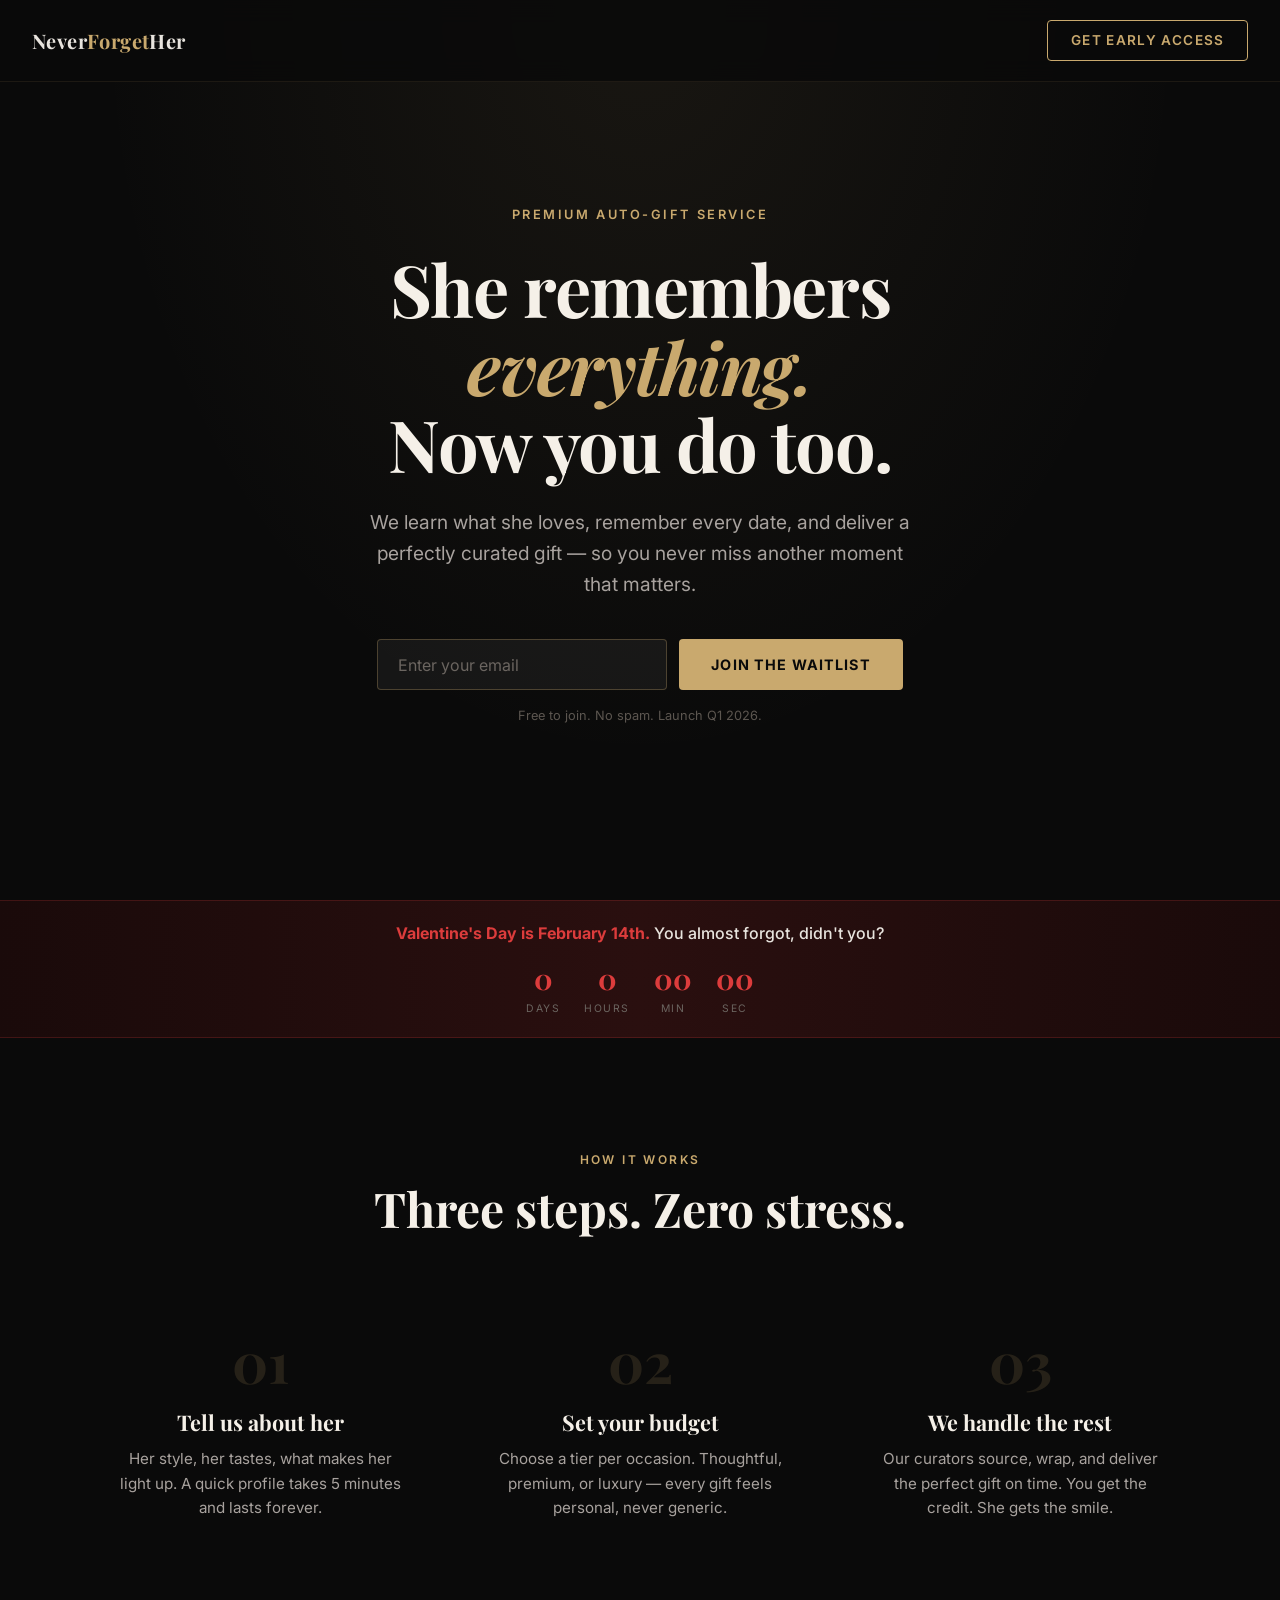
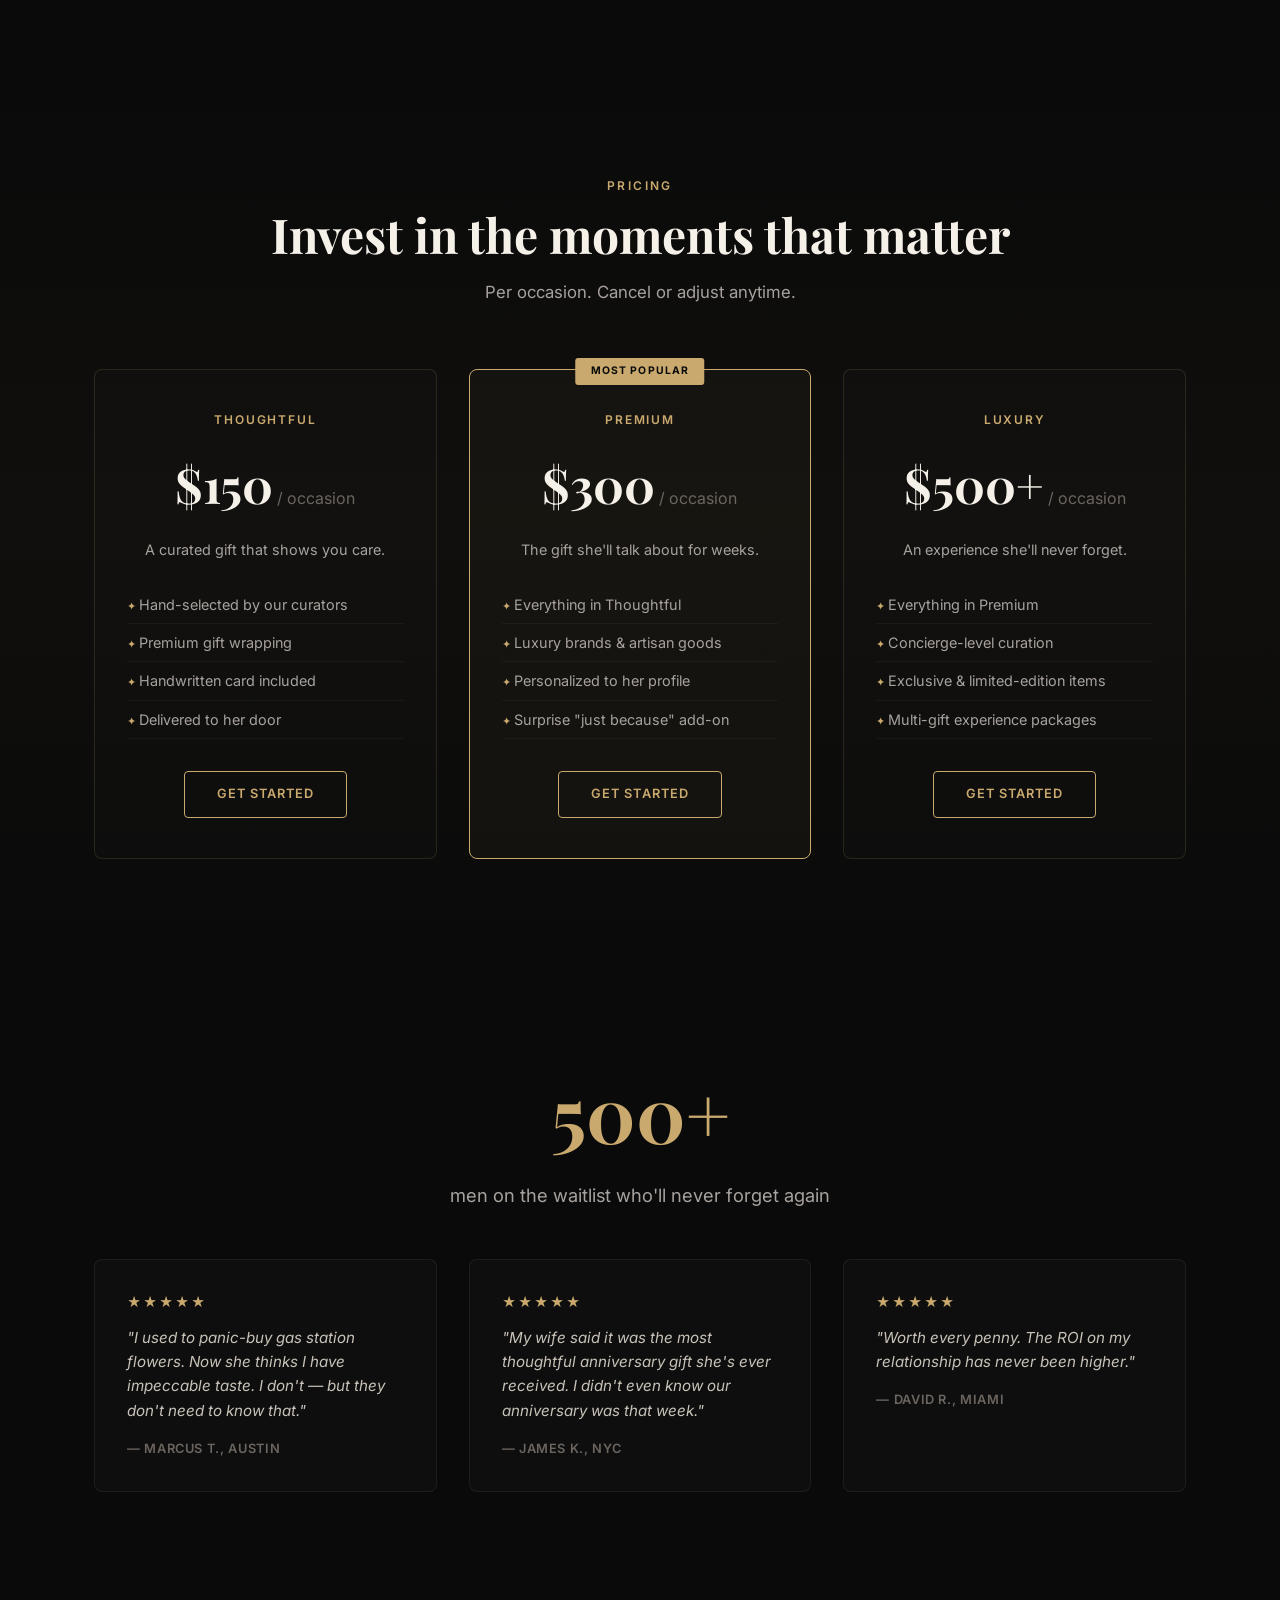
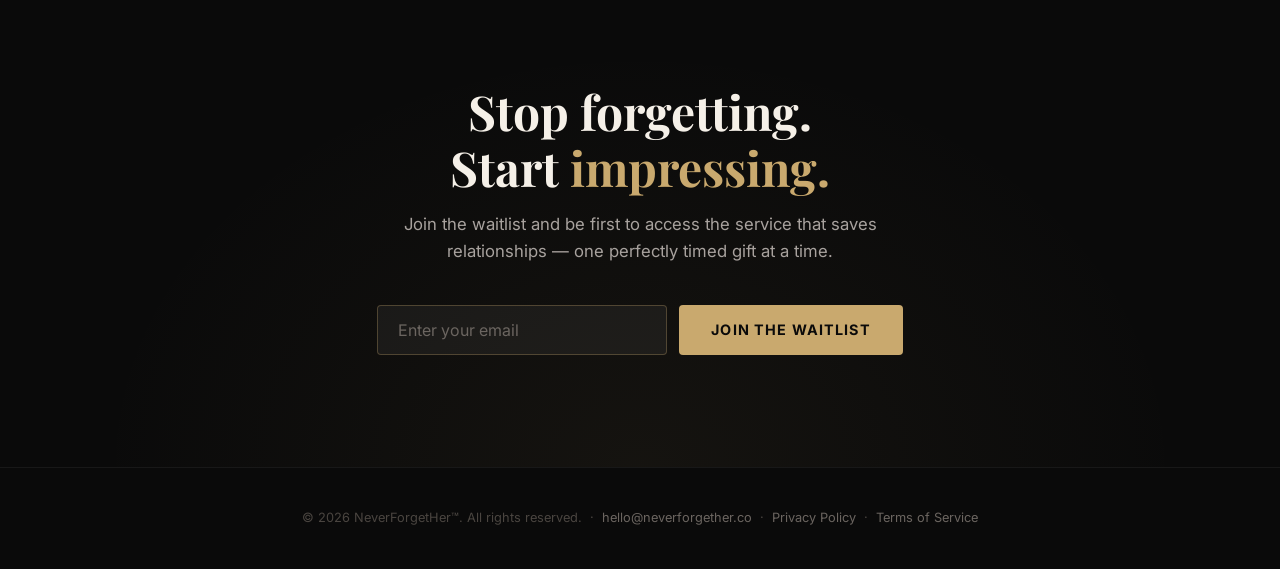
<file: index.html>
<!DOCTYPE html>
<html lang="en">
<head>
  <meta charset="UTF-8">
  <meta name="viewport" content="width=device-width, initial-scale=1.0">
  <title>Never Forget Her — She remembers everything. Now you do too.</title>
  <meta name="description" content="Premium auto-gift service for men who forget special occasions. Birthdays, anniversaries, Valentine's Day — handled.">
  <link rel="preconnect" href="https://fonts.googleapis.com">
  <link rel="preconnect" href="https://fonts.gstatic.com" crossorigin>
  <link href="https://fonts.googleapis.com/css2?family=Inter:wght@400;500;600;700&family=Playfair+Display:wght@700&display=swap" rel="stylesheet">
  <link rel="stylesheet" href="style.css">
  <link rel="icon" href="data:image/svg+xml,<svg xmlns='http://www.w3.org/2000/svg' viewBox='0 0 100 100'><text y='.9em' font-size='90'>💐</text></svg>">

  <!-- Meta Pixel -->
  <script>
  !function(f,b,e,v,n,t,s)
  {if(f.fbq)return;n=f.fbq=function(){n.callMethod?
  n.callMethod.apply(n,arguments):n.queue.push(arguments)};
  if(!f._fbq)f._fbq=n;n.push=n;n.loaded=!0;n.version='2.0';
  n.queue=[];t=b.createElement(e);t.async=!0;
  t.src=v;s=b.getElementsByTagName(e)[0];
  s.parentNode.insertBefore(t,s)}(window, document,'script',
  'https://connect.facebook.net/en_US/fbevents.js');
  fbq('init', '1183887410492932');
  fbq('track', 'PageView');
  </script>
  <noscript><img height="1" width="1" style="display:none"
  src="https://www.facebook.com/tr?id=1183887410492932&ev=PageView&noscript=1"/></noscript>
  <!-- End Meta Pixel -->
</head>
<body>

  <!-- Nav -->
  <nav>
    <div class="logo">Never<span>Forget</span>Her</div>
    <a href="#waitlist" class="nav-cta">Get Early Access</a>
  </nav>

  <!-- Hero -->
  <section class="hero">
    <div class="hero-inner fade-up">
      <p class="eyebrow">Premium Auto-Gift Service</p>
      <h1>She remembers <em class="gold">everything.</em><br>Now you do too.</h1>
      <p class="subhead">We learn what she loves, remember every date, and deliver a perfectly curated gift — so you never miss another moment that matters.</p>
      <form class="hero-form" data-signup>
        <input type="email" name="email" placeholder="Enter your email" required>
        <button type="submit" class="btn-primary">Join the Waitlist</button>
      </form>
      <p class="micro">Free to join. No spam. Launch Q1 2026.</p>
    </div>
  </section>

  <!-- Valentine Banner -->
  <section class="valentine-bar">
    <p><span class="urgent">Valentine's Day is February 14th.</span> You almost forgot, didn't you?</p>
    <div class="countdown" id="countdown">
      <div class="countdown-unit"><span class="num" id="cd-days">--</span><span class="lbl">Days</span></div>
      <div class="countdown-unit"><span class="num" id="cd-hours">--</span><span class="lbl">Hours</span></div>
      <div class="countdown-unit"><span class="num" id="cd-mins">--</span><span class="lbl">Min</span></div>
      <div class="countdown-unit"><span class="num" id="cd-secs">--</span><span class="lbl">Sec</span></div>
    </div>
  </section>

  <!-- How It Works -->
  <section class="how-it-works">
    <div class="container">
      <p class="section-label fade-up">How It Works</p>
      <h2 class="fade-up">Three steps. Zero stress.</h2>
      <div class="steps">
        <div class="step fade-up">
          <div class="step-num">01</div>
          <h3>Tell us about her</h3>
          <p>Her style, her tastes, what makes her light up. A quick profile takes 5 minutes and lasts forever.</p>
        </div>
        <div class="step fade-up">
          <div class="step-num">02</div>
          <h3>Set your budget</h3>
          <p>Choose a tier per occasion. Thoughtful, premium, or luxury — every gift feels personal, never generic.</p>
        </div>
        <div class="step fade-up">
          <div class="step-num">03</div>
          <h3>We handle the rest</h3>
          <p>Our curators source, wrap, and deliver the perfect gift on time. You get the credit. She gets the smile.</p>
        </div>
      </div>
    </div>
  </section>

  <!-- Pricing -->
  <section class="pricing" id="pricing">
    <div class="container">
      <p class="section-label fade-up">Pricing</p>
      <h2 class="fade-up">Invest in the moments that matter</h2>
      <p class="pricing-sub fade-up">Per occasion. Cancel or adjust anytime.</p>
      <div class="tiers">
        <div class="tier fade-up">
          <div class="tier-name">Thoughtful</div>
          <div class="tier-price">$150<span> / occasion</span></div>
          <p class="tier-desc">A curated gift that shows you care.</p>
          <ul>
            <li>Hand-selected by our curators</li>
            <li>Premium gift wrapping</li>
            <li>Handwritten card included</li>
            <li>Delivered to her door</li>
          </ul>
          <a href="#waitlist" class="btn-outline">Get Started</a>
        </div>
        <div class="tier featured fade-up">
          <div class="tier-name">Premium</div>
          <div class="tier-price">$300<span> / occasion</span></div>
          <p class="tier-desc">The gift she'll talk about for weeks.</p>
          <ul>
            <li>Everything in Thoughtful</li>
            <li>Luxury brands & artisan goods</li>
            <li>Personalized to her profile</li>
            <li>Surprise "just because" add-on</li>
          </ul>
          <a href="#waitlist" class="btn-outline">Get Started</a>
        </div>
        <div class="tier fade-up">
          <div class="tier-name">Luxury</div>
          <div class="tier-price">$500+<span> / occasion</span></div>
          <p class="tier-desc">An experience she'll never forget.</p>
          <ul>
            <li>Everything in Premium</li>
            <li>Concierge-level curation</li>
            <li>Exclusive & limited-edition items</li>
            <li>Multi-gift experience packages</li>
          </ul>
          <a href="#waitlist" class="btn-outline">Get Started</a>
        </div>
      </div>
    </div>
  </section>

  <!-- Social Proof -->
  <section class="social-proof">
    <div class="container">
      <div class="fade-up">
        <div class="big-number">500+</div>
        <p>men on the waitlist who'll never forget again</p>
      </div>
      <div class="testimonials">
        <div class="testimonial fade-up">
          <div class="stars">★★★★★</div>
          <blockquote>"I used to panic-buy gas station flowers. Now she thinks I have impeccable taste. I don't — but they don't need to know that."</blockquote>
          <div class="author">— Marcus T., Austin</div>
        </div>
        <div class="testimonial fade-up">
          <div class="stars">★★★★★</div>
          <blockquote>"My wife said it was the most thoughtful anniversary gift she's ever received. I didn't even know our anniversary was that week."</blockquote>
          <div class="author">— James K., NYC</div>
        </div>
        <div class="testimonial fade-up">
          <div class="stars">★★★★★</div>
          <blockquote>"Worth every penny. The ROI on my relationship has never been higher."</blockquote>
          <div class="author">— David R., Miami</div>
        </div>
      </div>
    </div>
  </section>

  <!-- Final CTA -->
  <section class="final-cta" id="waitlist">
    <div class="container fade-up">
      <h2>Stop forgetting.<br>Start <span class="gold">impressing.</span></h2>
      <p>Join the waitlist and be first to access the service that saves relationships — one perfectly timed gift at a time.</p>
      <form class="hero-form" data-signup>
        <input type="email" name="email" placeholder="Enter your email" required>
        <button type="submit" class="btn-primary">Join the Waitlist</button>
      </form>
    </div>
  </section>

  <!-- Footer -->
  <footer>
    <p>&copy; 2026 NeverForgetHer&trade;. All rights reserved. &nbsp;·&nbsp; <a href="mailto:hello@neverforgether.co">hello@neverforgether.co</a> &nbsp;·&nbsp; <a href="/privacy.html">Privacy Policy</a> &nbsp;·&nbsp; <a href="/terms.html">Terms of Service</a></p>
  </footer>

  <script src="app.js"></script>
</body>
</html>
</file>
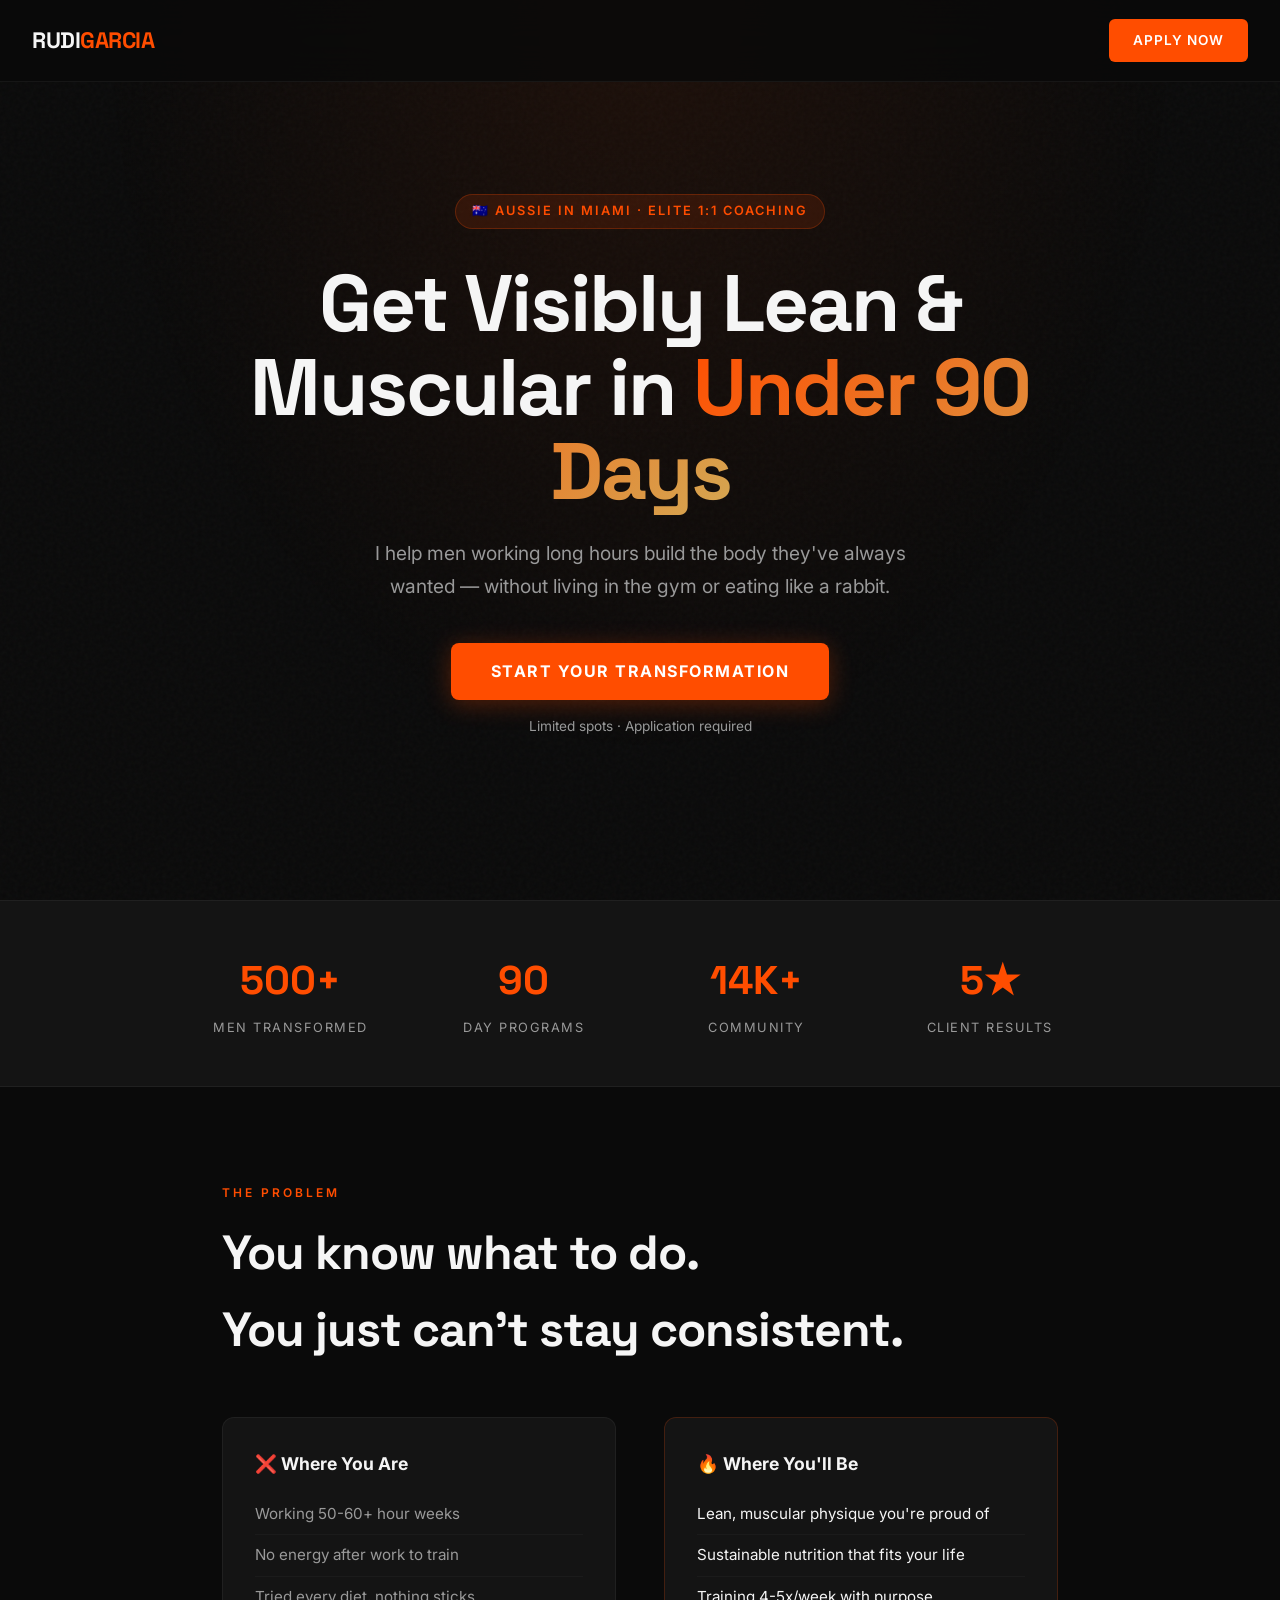
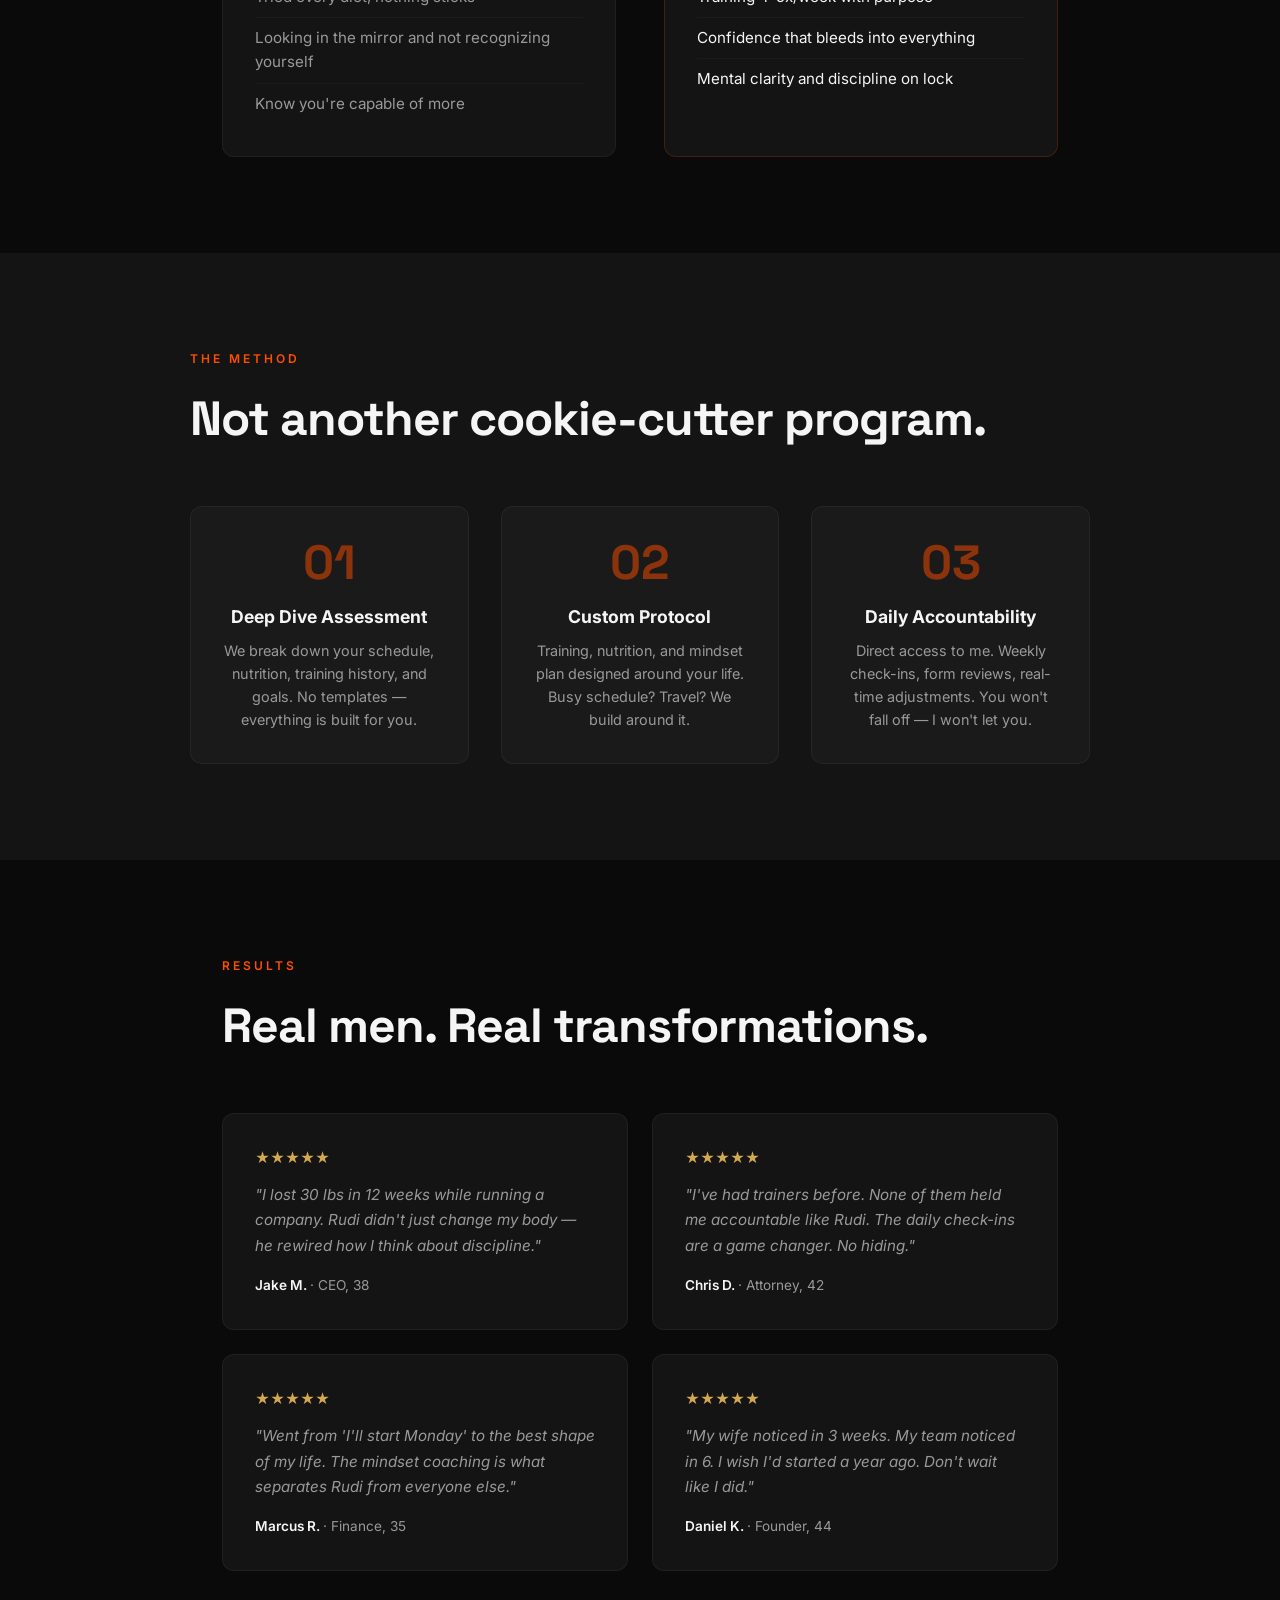
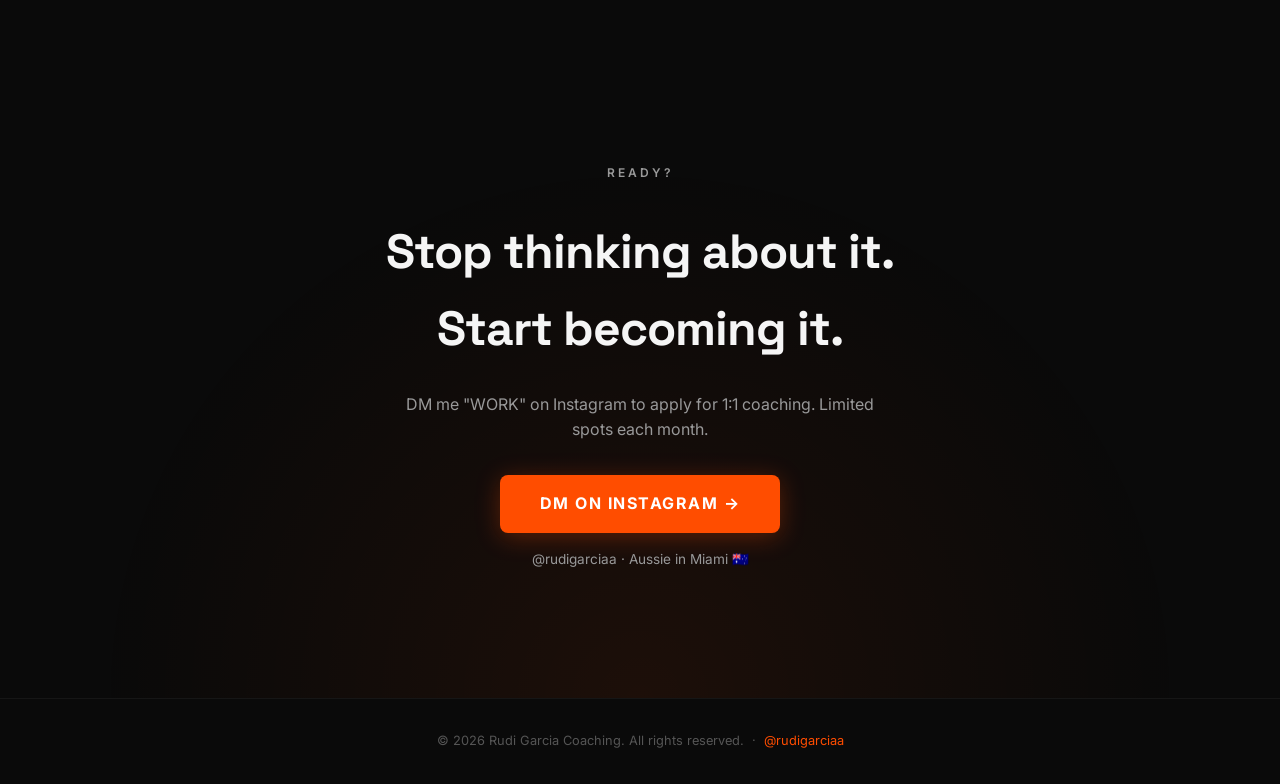
<file: rudi/index.html>
<!DOCTYPE html>
<html lang="en">
<head>
  <meta charset="UTF-8">
  <meta name="viewport" content="width=device-width, initial-scale=1.0">
  <title>Rudi Garcia — Elite Fitness & Mindset Coaching</title>
  <meta name="description" content="I help men working long hours get visibly lean and muscular in under 90 days. 1:1 coaching by Rudi Garcia.">
  <link rel="preconnect" href="https://fonts.googleapis.com">
  <link rel="preconnect" href="https://fonts.gstatic.com" crossorigin>
  <link href="https://fonts.googleapis.com/css2?family=Inter:wght@400;500;600;700;800;900&family=Space+Grotesk:wght@700&display=swap" rel="stylesheet">
  <style>
    :root {
      --bg: #0a0a0a;
      --surface: #141414;
      --surface2: #1a1a1a;
      --accent: #ff4d00;
      --accent2: #ff6b2b;
      --text: #f5f5f5;
      --text-muted: #999;
      --gold: #d4a853;
    }

    * { margin: 0; padding: 0; box-sizing: border-box; }

    html { scroll-behavior: smooth; }

    body {
      font-family: 'Inter', -apple-system, sans-serif;
      background: var(--bg);
      color: var(--text);
      line-height: 1.6;
      overflow-x: hidden;
    }

    /* Noise texture overlay */
    body::before {
      content: '';
      position: fixed;
      top: 0; left: 0; right: 0; bottom: 0;
      background: url("data:image/svg+xml,%3Csvg viewBox='0 0 256 256' xmlns='http://www.w3.org/2000/svg'%3E%3Cfilter id='noise'%3E%3CfeTurbulence type='fractalNoise' baseFrequency='0.9' numOctaves='4' stitchTiles='stitch'/%3E%3C/filter%3E%3Crect width='100%25' height='100%25' filter='url(%23noise)' opacity='0.03'/%3E%3C/svg%3E");
      pointer-events: none;
      z-index: 0;
    }

    /* Nav */
    nav {
      position: fixed;
      top: 0;
      width: 100%;
      padding: 1.2rem 2rem;
      display: flex;
      justify-content: space-between;
      align-items: center;
      z-index: 100;
      background: rgba(10,10,10,0.85);
      backdrop-filter: blur(20px);
      border-bottom: 1px solid rgba(255,255,255,0.05);
    }

    .logo {
      font-family: 'Space Grotesk', sans-serif;
      font-size: 1.4rem;
      font-weight: 700;
      letter-spacing: -0.5px;
    }
    .logo span { color: var(--accent); }

    .nav-cta {
      background: var(--accent);
      color: #fff;
      padding: 0.65rem 1.5rem;
      border-radius: 6px;
      text-decoration: none;
      font-weight: 600;
      font-size: 0.85rem;
      text-transform: uppercase;
      letter-spacing: 1px;
      transition: all 0.3s;
    }
    .nav-cta:hover { background: var(--accent2); transform: translateY(-1px); }

    /* Hero */
    .hero {
      min-height: 100vh;
      display: flex;
      align-items: center;
      justify-content: center;
      text-align: center;
      padding: 6rem 2rem 4rem;
      position: relative;
      background: radial-gradient(ellipse at 50% 0%, rgba(255,77,0,0.08) 0%, transparent 60%);
    }

    .hero-inner { max-width: 800px; position: relative; z-index: 1; }

    .badge {
      display: inline-block;
      background: rgba(255,77,0,0.12);
      border: 1px solid rgba(255,77,0,0.25);
      color: var(--accent);
      padding: 0.4rem 1rem;
      border-radius: 50px;
      font-size: 0.8rem;
      font-weight: 600;
      text-transform: uppercase;
      letter-spacing: 2px;
      margin-bottom: 2rem;
    }

    .hero h1 {
      font-family: 'Space Grotesk', sans-serif;
      font-size: clamp(2.8rem, 7vw, 5rem);
      font-weight: 700;
      line-height: 1.05;
      margin-bottom: 1.5rem;
      letter-spacing: -2px;
    }
    .hero h1 em {
      font-style: normal;
      background: linear-gradient(135deg, var(--accent), var(--gold));
      -webkit-background-clip: text;
      -webkit-text-fill-color: transparent;
    }

    .hero .subhead {
      font-size: 1.2rem;
      color: var(--text-muted);
      max-width: 550px;
      margin: 0 auto 2.5rem;
      line-height: 1.7;
    }

    .hero-cta {
      display: inline-block;
      background: var(--accent);
      color: #fff;
      padding: 1rem 2.5rem;
      border-radius: 8px;
      text-decoration: none;
      font-weight: 700;
      font-size: 1rem;
      text-transform: uppercase;
      letter-spacing: 1.5px;
      transition: all 0.3s;
      box-shadow: 0 4px 25px rgba(255,77,0,0.3);
    }
    .hero-cta:hover { transform: translateY(-2px); box-shadow: 0 6px 35px rgba(255,77,0,0.4); }

    .hero-sub {
      margin-top: 1rem;
      font-size: 0.85rem;
      color: var(--text-muted);
    }

    /* Stats bar */
    .stats-bar {
      background: var(--surface);
      border-top: 1px solid rgba(255,255,255,0.05);
      border-bottom: 1px solid rgba(255,255,255,0.05);
      padding: 3rem 2rem;
    }
    .stats-grid {
      max-width: 900px;
      margin: 0 auto;
      display: grid;
      grid-template-columns: repeat(4, 1fr);
      gap: 2rem;
      text-align: center;
    }
    .stat-num {
      font-family: 'Space Grotesk', sans-serif;
      font-size: 2.5rem;
      font-weight: 700;
      color: var(--accent);
    }
    .stat-label {
      font-size: 0.8rem;
      color: var(--text-muted);
      text-transform: uppercase;
      letter-spacing: 1.5px;
      margin-top: 0.3rem;
    }

    /* Sections */
    section { position: relative; z-index: 1; }

    .section-label {
      text-transform: uppercase;
      letter-spacing: 3px;
      font-size: 0.75rem;
      color: var(--accent);
      font-weight: 600;
      margin-bottom: 0.8rem;
    }

    .section-title {
      font-family: 'Space Grotesk', sans-serif;
      font-size: clamp(2rem, 4vw, 3rem);
      font-weight: 700;
      letter-spacing: -1px;
      margin-bottom: 1rem;
    }

    /* Problem / Solution */
    .problem {
      padding: 6rem 2rem;
      max-width: 900px;
      margin: 0 auto;
    }

    .problem-grid {
      display: grid;
      grid-template-columns: 1fr 1fr;
      gap: 3rem;
      margin-top: 3rem;
    }

    .problem-card {
      background: var(--surface);
      border: 1px solid rgba(255,255,255,0.05);
      border-radius: 12px;
      padding: 2rem;
    }
    .problem-card.solution { border-color: rgba(255,77,0,0.2); }

    .problem-card h3 {
      font-size: 1.1rem;
      margin-bottom: 1rem;
      display: flex;
      align-items: center;
      gap: 0.5rem;
    }

    .problem-card ul {
      list-style: none;
      padding: 0;
    }
    .problem-card ul li {
      padding: 0.5rem 0;
      color: var(--text-muted);
      font-size: 0.95rem;
      border-bottom: 1px solid rgba(255,255,255,0.03);
    }
    .problem-card ul li:last-child { border: none; }
    .problem-card.solution ul li { color: var(--text); }

    /* How it works */
    .how {
      padding: 6rem 2rem;
      background: var(--surface);
    }
    .how-inner { max-width: 900px; margin: 0 auto; }

    .steps {
      display: grid;
      grid-template-columns: repeat(3, 1fr);
      gap: 2rem;
      margin-top: 3rem;
    }
    .step {
      background: var(--surface2);
      border: 1px solid rgba(255,255,255,0.05);
      border-radius: 12px;
      padding: 2rem;
      text-align: center;
      transition: transform 0.3s;
    }
    .step:hover { transform: translateY(-4px); }
    .step-num {
      font-family: 'Space Grotesk', sans-serif;
      font-size: 3rem;
      font-weight: 700;
      color: var(--accent);
      opacity: 0.5;
      line-height: 1;
      margin-bottom: 1rem;
    }
    .step h3 { font-size: 1.1rem; margin-bottom: 0.5rem; }
    .step p { font-size: 0.9rem; color: var(--text-muted); }

    /* Testimonials */
    .testimonials {
      padding: 6rem 2rem;
      max-width: 900px;
      margin: 0 auto;
    }
    .testimonial-grid {
      display: grid;
      grid-template-columns: repeat(2, 1fr);
      gap: 1.5rem;
      margin-top: 3rem;
    }
    .testimonial {
      background: var(--surface);
      border: 1px solid rgba(255,255,255,0.05);
      border-radius: 12px;
      padding: 2rem;
    }
    .testimonial .stars { color: var(--gold); font-size: 0.9rem; margin-bottom: 0.8rem; }
    .testimonial blockquote {
      font-size: 0.95rem;
      color: var(--text-muted);
      line-height: 1.7;
      margin-bottom: 1rem;
      font-style: italic;
    }
    .testimonial .author { font-size: 0.85rem; font-weight: 600; }
    .testimonial .author span { color: var(--text-muted); font-weight: 400; }

    /* CTA */
    .final-cta {
      padding: 6rem 2rem;
      text-align: center;
      background: radial-gradient(ellipse at 50% 100%, rgba(255,77,0,0.08) 0%, transparent 60%);
    }
    .final-cta .section-title { margin-bottom: 1.5rem; }
    .final-cta p {
      color: var(--text-muted);
      max-width: 500px;
      margin: 0 auto 2rem;
    }

    /* Footer */
    footer {
      padding: 2rem;
      text-align: center;
      font-size: 0.8rem;
      color: #555;
      border-top: 1px solid rgba(255,255,255,0.05);
    }
    footer a { color: var(--accent); text-decoration: none; }

    /* Mobile */
    @media (max-width: 768px) {
      .stats-grid { grid-template-columns: repeat(2, 1fr); }
      .problem-grid { grid-template-columns: 1fr; }
      .steps { grid-template-columns: 1fr; }
      .testimonial-grid { grid-template-columns: 1fr; }
      nav { padding: 1rem 1.2rem; }
    }

    /* Animations */
    .fade-up {
      opacity: 0;
      transform: translateY(30px);
      transition: all 0.6s ease;
    }
    .fade-up.visible {
      opacity: 1;
      transform: translateY(0);
    }
  </style>
</head>
<body>

  <nav>
    <div class="logo">RUDI<span>GARCIA</span></div>
    <a href="#apply" class="nav-cta">Apply Now</a>
  </nav>

  <section class="hero">
    <div class="hero-inner fade-up">
      <div class="badge">🇦🇺 Aussie in Miami · Elite 1:1 Coaching</div>
      <h1>Get Visibly Lean &<br>Muscular in <em>Under 90 Days</em></h1>
      <p class="subhead">I help men working long hours build the body they've always wanted — without living in the gym or eating like a rabbit.</p>
      <a href="#apply" class="hero-cta">Start Your Transformation</a>
      <p class="hero-sub">Limited spots · Application required</p>
    </div>
  </section>

  <div class="stats-bar">
    <div class="stats-grid">
      <div class="fade-up">
        <div class="stat-num">500+</div>
        <div class="stat-label">Men Transformed</div>
      </div>
      <div class="fade-up">
        <div class="stat-num">90</div>
        <div class="stat-label">Day Programs</div>
      </div>
      <div class="fade-up">
        <div class="stat-num">14K+</div>
        <div class="stat-label">Community</div>
      </div>
      <div class="fade-up">
        <div class="stat-num">5★</div>
        <div class="stat-label">Client Results</div>
      </div>
    </div>
  </div>

  <section class="problem">
    <div class="fade-up">
      <p class="section-label">The Problem</p>
      <h2 class="section-title">You know what to do.<br>You just can't stay consistent.</h2>
    </div>
    <div class="problem-grid">
      <div class="problem-card fade-up">
        <h3>❌ Where You Are</h3>
        <ul>
          <li>Working 50-60+ hour weeks</li>
          <li>No energy after work to train</li>
          <li>Tried every diet, nothing sticks</li>
          <li>Looking in the mirror and not recognizing yourself</li>
          <li>Know you're capable of more</li>
        </ul>
      </div>
      <div class="problem-card solution fade-up">
        <h3>🔥 Where You'll Be</h3>
        <ul>
          <li>Lean, muscular physique you're proud of</li>
          <li>Sustainable nutrition that fits your life</li>
          <li>Training 4-5x/week with purpose</li>
          <li>Confidence that bleeds into everything</li>
          <li>Mental clarity and discipline on lock</li>
        </ul>
      </div>
    </div>
  </section>

  <section class="how">
    <div class="how-inner">
      <div class="fade-up">
        <p class="section-label">The Method</p>
        <h2 class="section-title">Not another cookie-cutter program.</h2>
      </div>
      <div class="steps">
        <div class="step fade-up">
          <div class="step-num">01</div>
          <h3>Deep Dive Assessment</h3>
          <p>We break down your schedule, nutrition, training history, and goals. No templates — everything is built for you.</p>
        </div>
        <div class="step fade-up">
          <div class="step-num">02</div>
          <h3>Custom Protocol</h3>
          <p>Training, nutrition, and mindset plan designed around your life. Busy schedule? Travel? We build around it.</p>
        </div>
        <div class="step fade-up">
          <div class="step-num">03</div>
          <h3>Daily Accountability</h3>
          <p>Direct access to me. Weekly check-ins, form reviews, real-time adjustments. You won't fall off — I won't let you.</p>
        </div>
      </div>
    </div>
  </section>

  <section class="testimonials">
    <div class="fade-up">
      <p class="section-label">Results</p>
      <h2 class="section-title">Real men. Real transformations.</h2>
    </div>
    <div class="testimonial-grid">
      <div class="testimonial fade-up">
        <div class="stars">★★★★★</div>
        <blockquote>"I lost 30 lbs in 12 weeks while running a company. Rudi didn't just change my body — he rewired how I think about discipline."</blockquote>
        <div class="author">Jake M. <span>· CEO, 38</span></div>
      </div>
      <div class="testimonial fade-up">
        <div class="stars">★★★★★</div>
        <blockquote>"I've had trainers before. None of them held me accountable like Rudi. The daily check-ins are a game changer. No hiding."</blockquote>
        <div class="author">Chris D. <span>· Attorney, 42</span></div>
      </div>
      <div class="testimonial fade-up">
        <div class="stars">★★★★★</div>
        <blockquote>"Went from 'I'll start Monday' to the best shape of my life. The mindset coaching is what separates Rudi from everyone else."</blockquote>
        <div class="author">Marcus R. <span>· Finance, 35</span></div>
      </div>
      <div class="testimonial fade-up">
        <div class="stars">★★★★★</div>
        <blockquote>"My wife noticed in 3 weeks. My team noticed in 6. I wish I'd started a year ago. Don't wait like I did."</blockquote>
        <div class="author">Daniel K. <span>· Founder, 44</span></div>
      </div>
    </div>
  </section>

  <section class="final-cta" id="apply">
    <div class="fade-up">
      <p class="section-label">Ready?</p>
      <h2 class="section-title">Stop thinking about it.<br>Start becoming it.</h2>
      <p>DM me "WORK" on Instagram to apply for 1:1 coaching. Limited spots each month.</p>
      <a href="https://instagram.com/rudigarciaa" class="hero-cta" target="_blank">DM on Instagram →</a>
      <p class="hero-sub" style="margin-top:1rem;">@rudigarciaa · Aussie in Miami 🇦🇺</p>
    </div>
  </section>

  <footer>
    <p>&copy; 2026 Rudi Garcia Coaching. All rights reserved. &nbsp;·&nbsp; <a href="https://instagram.com/rudigarciaa" target="_blank">@rudigarciaa</a></p>
  </footer>

  <script>
    // Scroll animations
    const observer = new IntersectionObserver((entries) => {
      entries.forEach(entry => {
        if (entry.isIntersecting) {
          entry.target.classList.add('visible');
        }
      });
    }, { threshold: 0.1 });

    document.querySelectorAll('.fade-up').forEach(el => observer.observe(el));
  </script>

</body>
</html>
</file>
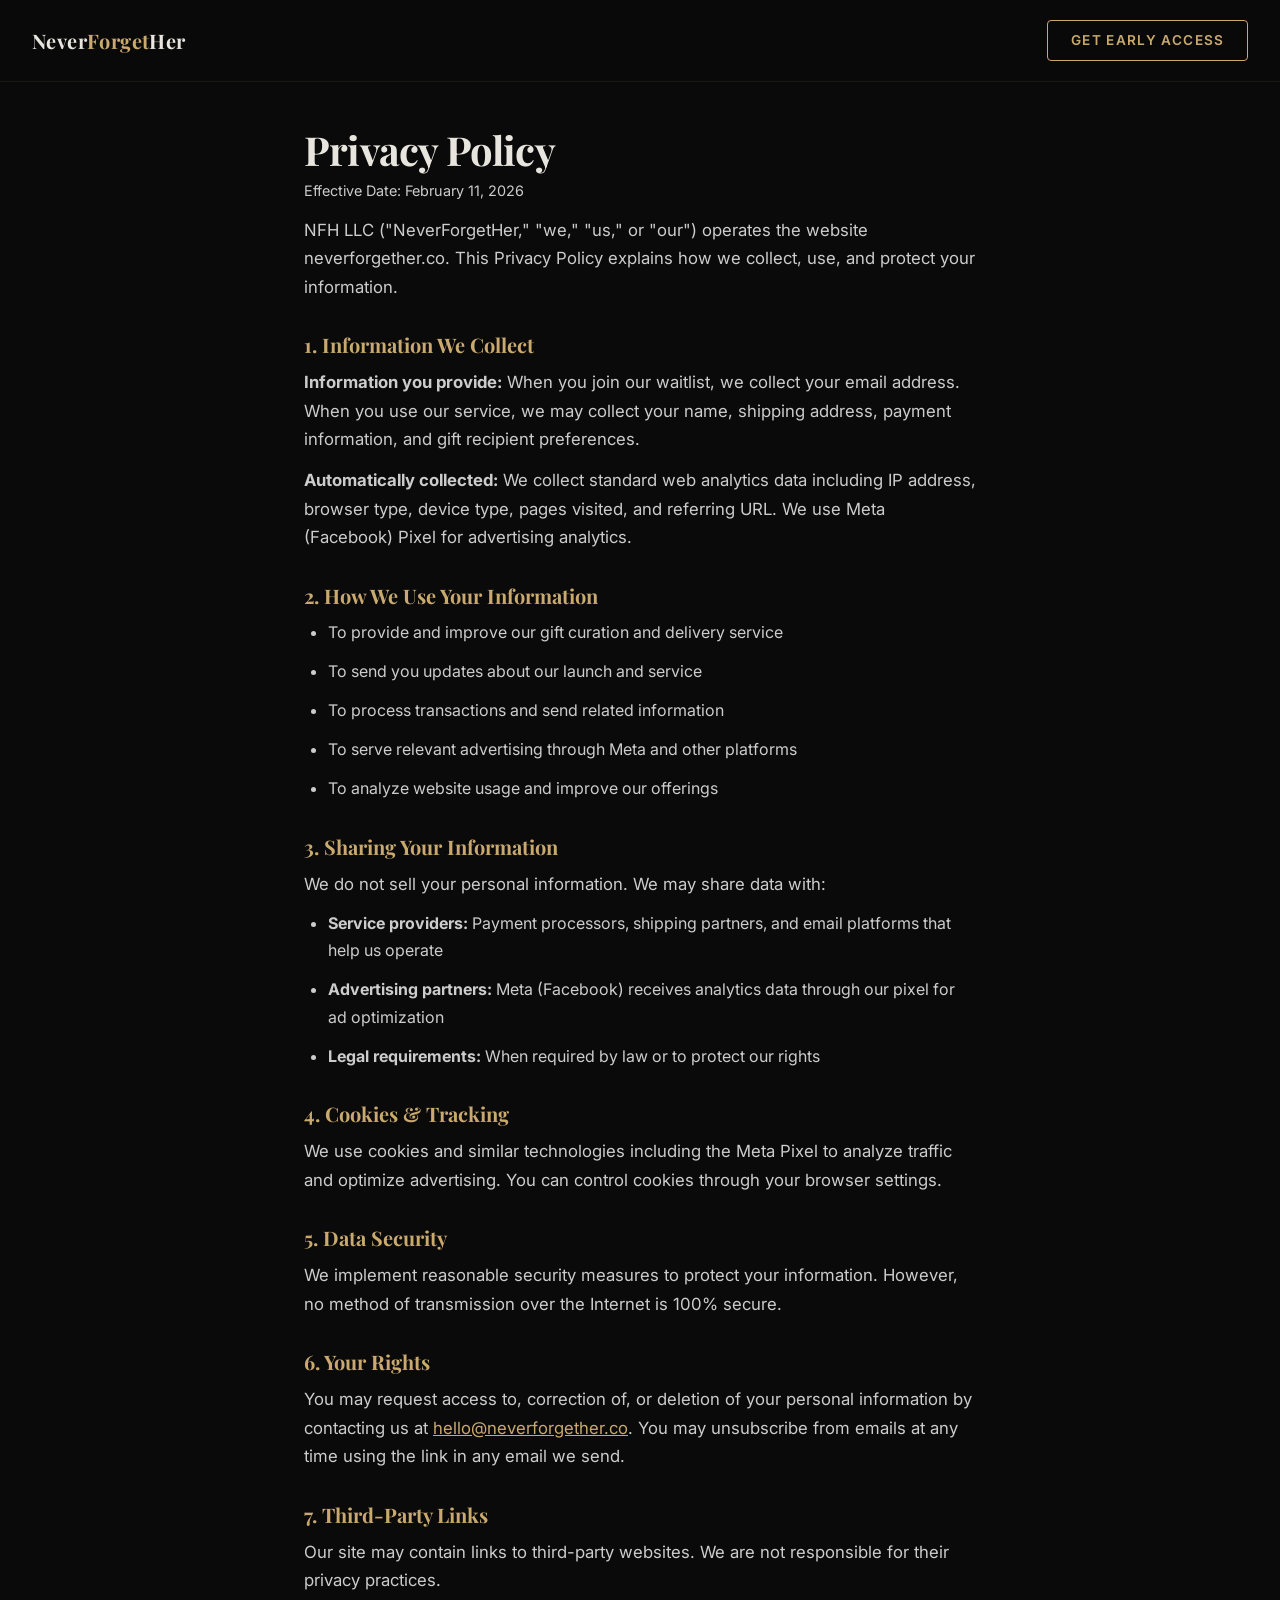
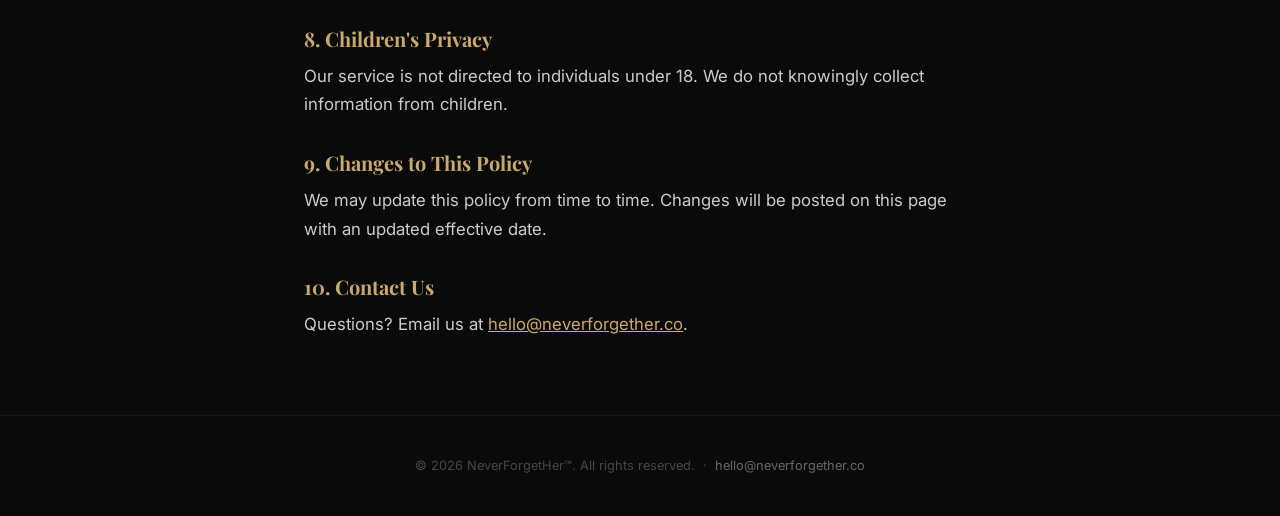
<file: privacy.html>
<!DOCTYPE html>
<html lang="en">
<head>
  <meta charset="UTF-8">
  <meta name="viewport" content="width=device-width, initial-scale=1.0">
  <title>Privacy Policy — NeverForgetHer</title>
  <link rel="preconnect" href="https://fonts.googleapis.com">
  <link rel="preconnect" href="https://fonts.gstatic.com" crossorigin>
  <link href="https://fonts.googleapis.com/css2?family=Inter:wght@400;500;600;700&family=Playfair+Display:wght@700&display=swap" rel="stylesheet">
  <link rel="stylesheet" href="style.css">
</head>
<body>
  <nav>
    <a href="/" class="logo">Never<span>Forget</span>Her</a>
    <a href="/#waitlist" class="nav-cta">Get Early Access</a>
  </nav>

  <section class="legal">
    <div class="container">
      <h1>Privacy Policy</h1>
      <p class="legal-date">Effective Date: February 11, 2026</p>

      <p>NFH LLC ("NeverForgetHer," "we," "us," or "our") operates the website neverforgether.co. This Privacy Policy explains how we collect, use, and protect your information.</p>

      <h2>1. Information We Collect</h2>
      <p><strong>Information you provide:</strong> When you join our waitlist, we collect your email address. When you use our service, we may collect your name, shipping address, payment information, and gift recipient preferences.</p>
      <p><strong>Automatically collected:</strong> We collect standard web analytics data including IP address, browser type, device type, pages visited, and referring URL. We use Meta (Facebook) Pixel for advertising analytics.</p>

      <h2>2. How We Use Your Information</h2>
      <ul>
        <li>To provide and improve our gift curation and delivery service</li>
        <li>To send you updates about our launch and service</li>
        <li>To process transactions and send related information</li>
        <li>To serve relevant advertising through Meta and other platforms</li>
        <li>To analyze website usage and improve our offerings</li>
      </ul>

      <h2>3. Sharing Your Information</h2>
      <p>We do not sell your personal information. We may share data with:</p>
      <ul>
        <li><strong>Service providers:</strong> Payment processors, shipping partners, and email platforms that help us operate</li>
        <li><strong>Advertising partners:</strong> Meta (Facebook) receives analytics data through our pixel for ad optimization</li>
        <li><strong>Legal requirements:</strong> When required by law or to protect our rights</li>
      </ul>

      <h2>4. Cookies & Tracking</h2>
      <p>We use cookies and similar technologies including the Meta Pixel to analyze traffic and optimize advertising. You can control cookies through your browser settings.</p>

      <h2>5. Data Security</h2>
      <p>We implement reasonable security measures to protect your information. However, no method of transmission over the Internet is 100% secure.</p>

      <h2>6. Your Rights</h2>
      <p>You may request access to, correction of, or deletion of your personal information by contacting us at <a href="mailto:hello@neverforgether.co">hello@neverforgether.co</a>. You may unsubscribe from emails at any time using the link in any email we send.</p>

      <h2>7. Third-Party Links</h2>
      <p>Our site may contain links to third-party websites. We are not responsible for their privacy practices.</p>

      <h2>8. Children's Privacy</h2>
      <p>Our service is not directed to individuals under 18. We do not knowingly collect information from children.</p>

      <h2>9. Changes to This Policy</h2>
      <p>We may update this policy from time to time. Changes will be posted on this page with an updated effective date.</p>

      <h2>10. Contact Us</h2>
      <p>Questions? Email us at <a href="mailto:hello@neverforgether.co">hello@neverforgether.co</a>.</p>
    </div>
  </section>

  <footer>
    <p>&copy; 2026 NeverForgetHer&trade;. All rights reserved. &nbsp;·&nbsp; <a href="mailto:hello@neverforgether.co">hello@neverforgether.co</a></p>
  </footer>
</body>
</html>
</file>
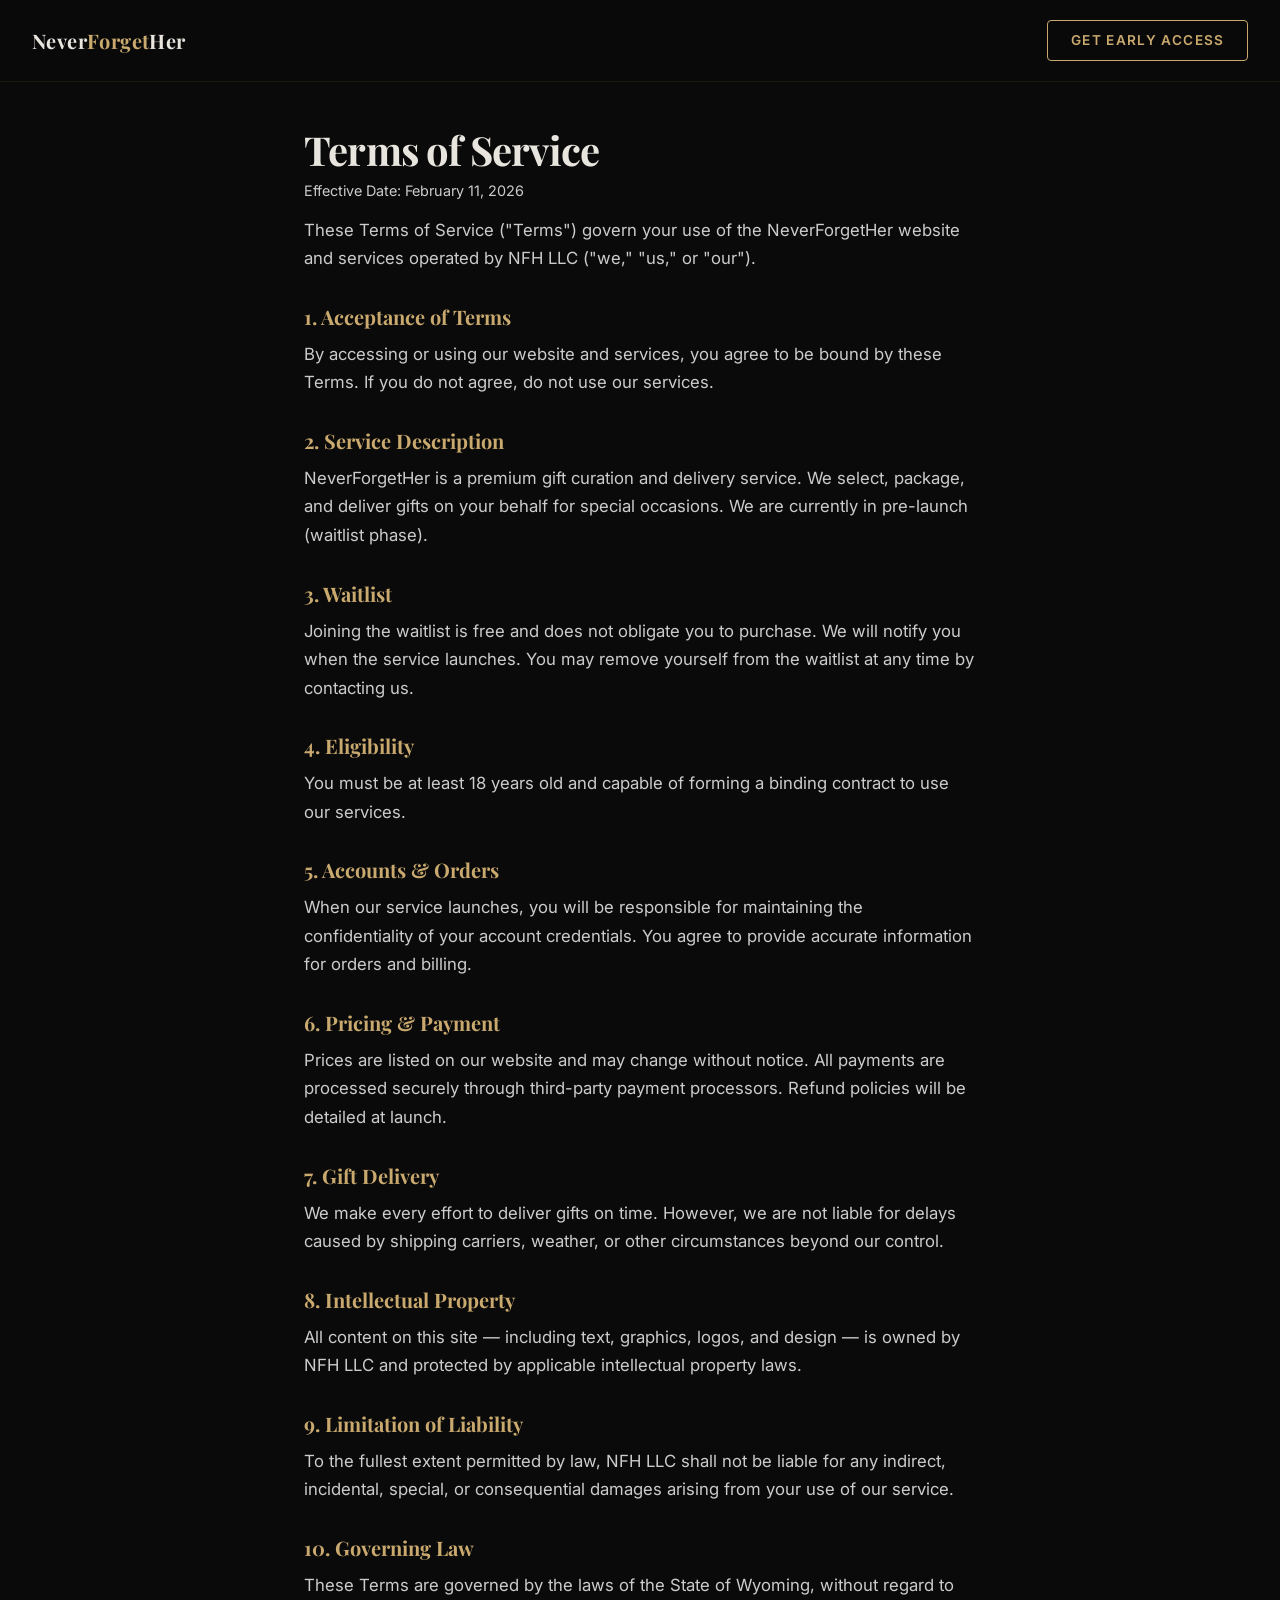
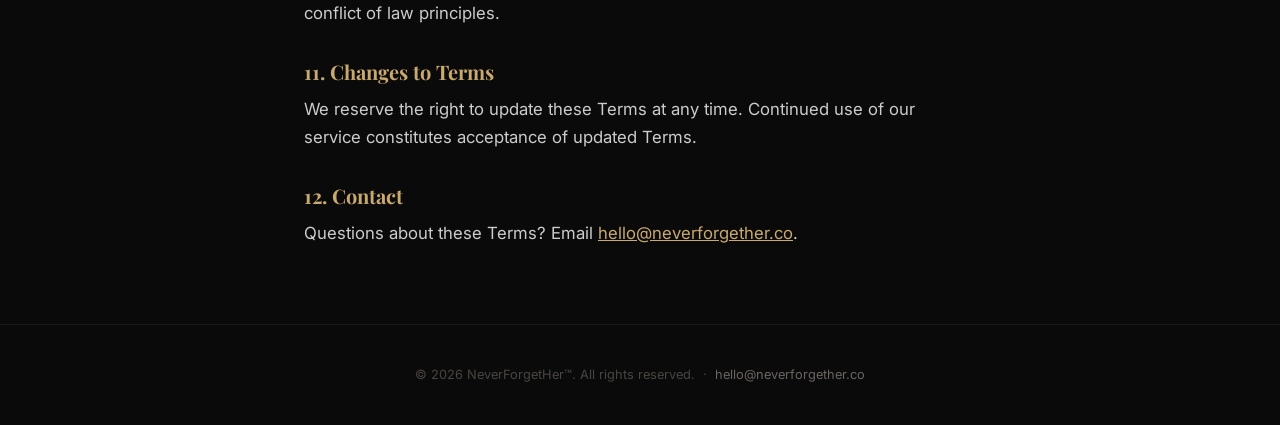
<file: terms.html>
<!DOCTYPE html>
<html lang="en">
<head>
  <meta charset="UTF-8">
  <meta name="viewport" content="width=device-width, initial-scale=1.0">
  <title>Terms of Service — NeverForgetHer</title>
  <link rel="preconnect" href="https://fonts.googleapis.com">
  <link rel="preconnect" href="https://fonts.gstatic.com" crossorigin>
  <link href="https://fonts.googleapis.com/css2?family=Inter:wght@400;500;600;700&family=Playfair+Display:wght@700&display=swap" rel="stylesheet">
  <link rel="stylesheet" href="style.css">
</head>
<body>
  <nav>
    <a href="/" class="logo">Never<span>Forget</span>Her</a>
    <a href="/#waitlist" class="nav-cta">Get Early Access</a>
  </nav>

  <section class="legal">
    <div class="container">
      <h1>Terms of Service</h1>
      <p class="legal-date">Effective Date: February 11, 2026</p>

      <p>These Terms of Service ("Terms") govern your use of the NeverForgetHer website and services operated by NFH LLC ("we," "us," or "our").</p>

      <h2>1. Acceptance of Terms</h2>
      <p>By accessing or using our website and services, you agree to be bound by these Terms. If you do not agree, do not use our services.</p>

      <h2>2. Service Description</h2>
      <p>NeverForgetHer is a premium gift curation and delivery service. We select, package, and deliver gifts on your behalf for special occasions. We are currently in pre-launch (waitlist phase).</p>

      <h2>3. Waitlist</h2>
      <p>Joining the waitlist is free and does not obligate you to purchase. We will notify you when the service launches. You may remove yourself from the waitlist at any time by contacting us.</p>

      <h2>4. Eligibility</h2>
      <p>You must be at least 18 years old and capable of forming a binding contract to use our services.</p>

      <h2>5. Accounts & Orders</h2>
      <p>When our service launches, you will be responsible for maintaining the confidentiality of your account credentials. You agree to provide accurate information for orders and billing.</p>

      <h2>6. Pricing & Payment</h2>
      <p>Prices are listed on our website and may change without notice. All payments are processed securely through third-party payment processors. Refund policies will be detailed at launch.</p>

      <h2>7. Gift Delivery</h2>
      <p>We make every effort to deliver gifts on time. However, we are not liable for delays caused by shipping carriers, weather, or other circumstances beyond our control.</p>

      <h2>8. Intellectual Property</h2>
      <p>All content on this site — including text, graphics, logos, and design — is owned by NFH LLC and protected by applicable intellectual property laws.</p>

      <h2>9. Limitation of Liability</h2>
      <p>To the fullest extent permitted by law, NFH LLC shall not be liable for any indirect, incidental, special, or consequential damages arising from your use of our service.</p>

      <h2>10. Governing Law</h2>
      <p>These Terms are governed by the laws of the State of Wyoming, without regard to conflict of law principles.</p>

      <h2>11. Changes to Terms</h2>
      <p>We reserve the right to update these Terms at any time. Continued use of our service constitutes acceptance of updated Terms.</p>

      <h2>12. Contact</h2>
      <p>Questions about these Terms? Email <a href="mailto:hello@neverforgether.co">hello@neverforgether.co</a>.</p>
    </div>
  </section>

  <footer>
    <p>&copy; 2026 NeverForgetHer&trade;. All rights reserved. &nbsp;·&nbsp; <a href="mailto:hello@neverforgether.co">hello@neverforgether.co</a></p>
  </footer>
</body>
</html>
</file>
<file: style.css>
/* ── Reset & Base ── */
*, *::before, *::after { margin: 0; padding: 0; box-sizing: border-box; }
html { scroll-behavior: smooth; font-size: 16px; }
body {
  font-family: 'Inter', sans-serif;
  background: #0a0a0a;
  color: #e8e4de;
  line-height: 1.6;
  -webkit-font-smoothing: antialiased;
}
a { color: inherit; text-decoration: none; }
img { max-width: 100%; display: block; }

/* ── Typography ── */
h1, h2, h3 { font-family: 'Playfair Display', serif; font-weight: 700; }
h1 { font-size: clamp(2.8rem, 6vw, 4.5rem); line-height: 1.08; letter-spacing: -0.02em; }
h2 { font-size: clamp(2rem, 4vw, 3rem); line-height: 1.15; margin-bottom: 1rem; }
h3 { font-size: 1.35rem; margin-bottom: 0.5rem; }
p { color: #a8a29e; font-size: 1.05rem; }

/* ── Utilities ── */
.container { max-width: 1140px; margin: 0 auto; padding: 0 1.5rem; }
.gold { color: #c9a96e; }
.text-center { text-align: center; }

/* ── Nav ── */
nav {
  position: fixed; top: 0; left: 0; right: 0; z-index: 100;
  padding: 1.25rem 2rem;
  background: rgba(10,10,10,0.85);
  backdrop-filter: blur(12px);
  display: flex; justify-content: space-between; align-items: center;
  border-bottom: 1px solid rgba(201,169,110,0.1);
}
.logo {
  font-family: 'Playfair Display', serif;
  font-size: 1.25rem; font-weight: 700; letter-spacing: 0.02em;
}
.logo span { color: #c9a96e; }
nav a.nav-cta {
  font-size: 0.85rem; font-weight: 600; text-transform: uppercase; letter-spacing: 0.1em;
  color: #c9a96e; border: 1px solid #c9a96e; padding: 0.55rem 1.4rem; border-radius: 4px;
  transition: all 0.3s;
}
nav a.nav-cta:hover { background: #c9a96e; color: #0a0a0a; }

/* ── Hero ── */
.hero {
  min-height: 100vh; display: flex; align-items: center; justify-content: center;
  padding: 8rem 1.5rem 6rem; text-align: center;
  background: radial-gradient(ellipse at 50% 0%, rgba(201,169,110,0.08) 0%, transparent 60%);
  position: relative;
}
.hero-inner { max-width: 720px; }
.hero .eyebrow {
  font-size: 0.8rem; text-transform: uppercase; letter-spacing: 0.2em;
  color: #c9a96e; margin-bottom: 1.5rem; font-weight: 600;
}
.hero h1 { margin-bottom: 1.5rem; color: #f5f0e8; }
.hero p.subhead { font-size: 1.2rem; color: #a8a29e; max-width: 540px; margin: 0 auto 2.5rem; }
.hero-form { display: flex; gap: 0.75rem; justify-content: center; flex-wrap: wrap; }
.hero-form input[type="email"] {
  padding: 0.9rem 1.25rem; border-radius: 4px; border: 1px solid rgba(201,169,110,0.3);
  background: rgba(255,255,255,0.05); color: #f5f0e8; font-size: 1rem;
  min-width: 280px; outline: none; transition: border 0.3s;
  font-family: 'Inter', sans-serif;
}
.hero-form input[type="email"]:focus { border-color: #c9a96e; }
.hero-form input[type="email"]::placeholder { color: #6b6560; }
.btn-primary {
  padding: 0.9rem 2rem; border-radius: 4px; border: none; cursor: pointer;
  background: #c9a96e; color: #0a0a0a; font-size: 0.9rem; font-weight: 700;
  text-transform: uppercase; letter-spacing: 0.08em;
  transition: all 0.3s; font-family: 'Inter', sans-serif;
}
.btn-primary:hover { background: #ddb978; transform: translateY(-1px); box-shadow: 0 4px 20px rgba(201,169,110,0.3); }
.hero .micro { font-size: 0.8rem; color: #5c5650; margin-top: 1rem; }

/* ── Valentine Banner ── */
.valentine-bar {
  background: linear-gradient(90deg, #1a0a0a, #2a0f0f, #1a0a0a);
  border-top: 1px solid rgba(220,60,60,0.2);
  border-bottom: 1px solid rgba(220,60,60,0.2);
  padding: 1.25rem 1.5rem; text-align: center;
}
.valentine-bar p { color: #e8e4de; font-size: 1rem; font-weight: 500; }
.valentine-bar .urgent { color: #dc3c3c; font-weight: 700; }
.countdown { display: inline-flex; gap: 1.5rem; margin-top: 0.5rem; }
.countdown-unit { display: inline-flex; flex-direction: column; align-items: center; }
.countdown-unit .num {
  font-family: 'Playfair Display', serif; font-size: 1.8rem; font-weight: 700; color: #dc3c3c;
}
.countdown-unit .lbl { font-size: 0.65rem; text-transform: uppercase; letter-spacing: 0.15em; color: #6b6560; }

/* ── How It Works ── */
.how-it-works { padding: 7rem 1.5rem; }
.how-it-works .section-label {
  font-size: 0.75rem; text-transform: uppercase; letter-spacing: 0.2em;
  color: #c9a96e; text-align: center; margin-bottom: 0.75rem; font-weight: 600;
}
.how-it-works h2 { text-align: center; color: #f5f0e8; margin-bottom: 4rem; }
.steps { display: grid; grid-template-columns: repeat(3, 1fr); gap: 3rem; }
.step { text-align: center; padding: 2rem 1.5rem; }
.step-num {
  font-family: 'Playfair Display', serif; font-size: 3.5rem; font-weight: 700;
  color: rgba(201,169,110,0.15); margin-bottom: 1rem; line-height: 1;
}
.step h3 { color: #f5f0e8; }
.step p { font-size: 0.95rem; }
.divider { width: 60px; height: 1px; background: rgba(201,169,110,0.3); margin: 0 auto; }

/* ── Pricing ── */
.pricing {
  padding: 7rem 1.5rem;
  background: linear-gradient(180deg, transparent 0%, rgba(201,169,110,0.03) 50%, transparent 100%);
}
.pricing .section-label {
  font-size: 0.75rem; text-transform: uppercase; letter-spacing: 0.2em;
  color: #c9a96e; text-align: center; margin-bottom: 0.75rem; font-weight: 600;
}
.pricing h2 { text-align: center; color: #f5f0e8; margin-bottom: 1rem; }
.pricing .pricing-sub { text-align: center; margin-bottom: 4rem; }
.tiers { display: grid; grid-template-columns: repeat(3, 1fr); gap: 2rem; }
.tier {
  border: 1px solid rgba(201,169,110,0.15); border-radius: 8px; padding: 2.5rem 2rem;
  text-align: center; transition: all 0.4s; position: relative; background: rgba(255,255,255,0.01);
}
.tier:hover { border-color: rgba(201,169,110,0.4); transform: translateY(-4px); }
.tier.featured { border-color: #c9a96e; background: rgba(201,169,110,0.04); }
.tier.featured::before {
  content: 'MOST POPULAR'; position: absolute; top: -12px; left: 50%; transform: translateX(-50%);
  background: #c9a96e; color: #0a0a0a; font-size: 0.65rem; font-weight: 700; letter-spacing: 0.1em;
  padding: 0.3rem 1rem; border-radius: 3px;
}
.tier-name {
  font-size: 0.75rem; text-transform: uppercase; letter-spacing: 0.15em;
  color: #c9a96e; margin-bottom: 1rem; font-weight: 600;
}
.tier-price {
  font-family: 'Playfair Display', serif; font-size: 3rem; font-weight: 700; color: #f5f0e8;
}
.tier-price span { font-size: 1rem; color: #6b6560; font-family: 'Inter', sans-serif; font-weight: 400; }
.tier-desc { margin: 1rem 0 1.5rem; font-size: 0.9rem; }
.tier ul { list-style: none; text-align: left; margin-bottom: 2rem; }
.tier ul li {
  padding: 0.45rem 0; font-size: 0.9rem; color: #a8a29e;
  border-bottom: 1px solid rgba(255,255,255,0.04);
}
.tier ul li::before { content: '✦ '; color: #c9a96e; font-size: 0.7rem; }
.btn-outline {
  display: inline-block; padding: 0.75rem 2rem; border-radius: 4px;
  border: 1px solid #c9a96e; color: #c9a96e; font-size: 0.8rem; font-weight: 600;
  text-transform: uppercase; letter-spacing: 0.08em; cursor: pointer;
  background: transparent; transition: all 0.3s; font-family: 'Inter', sans-serif;
}
.btn-outline:hover { background: #c9a96e; color: #0a0a0a; }

/* ── Social Proof ── */
.social-proof { padding: 5rem 1.5rem; text-align: center; }
.social-proof .big-number {
  font-family: 'Playfair Display', serif; font-size: clamp(3rem, 6vw, 5rem);
  font-weight: 700; color: #c9a96e;
}
.social-proof p { font-size: 1.15rem; color: #a8a29e; margin-top: 0.5rem; }
.testimonials { display: grid; grid-template-columns: repeat(3, 1fr); gap: 2rem; margin-top: 3rem; }
.testimonial {
  border: 1px solid rgba(255,255,255,0.06); border-radius: 8px; padding: 2rem;
  text-align: left; background: rgba(255,255,255,0.02);
}
.testimonial .stars { color: #c9a96e; font-size: 0.85rem; margin-bottom: 0.75rem; letter-spacing: 2px; }
.testimonial blockquote { font-size: 0.95rem; color: #c8c2b8; font-style: italic; margin-bottom: 1rem; line-height: 1.6; }
.testimonial .author { font-size: 0.8rem; color: #6b6560; font-weight: 600; text-transform: uppercase; letter-spacing: 0.05em; }

/* ── CTA Section ── */
.final-cta {
  padding: 7rem 1.5rem; text-align: center;
  background: radial-gradient(ellipse at 50% 100%, rgba(201,169,110,0.06) 0%, transparent 60%);
}
.final-cta h2 { color: #f5f0e8; margin-bottom: 1rem; }
.final-cta p { max-width: 480px; margin: 0 auto 2.5rem; }
.final-cta .hero-form { justify-content: center; }

/* ── Footer ── */
footer {
  border-top: 1px solid rgba(255,255,255,0.06); padding: 2.5rem 1.5rem;
  text-align: center;
}
footer p { font-size: 0.8rem; color: #4a4540; }
footer a { color: #6b6560; transition: color 0.3s; }
footer a:hover { color: #c9a96e; }

/* ── Animations ── */
.fade-up {
  opacity: 0; transform: translateY(30px);
  transition: opacity 0.7s ease-out, transform 0.7s ease-out;
}
.fade-up.visible { opacity: 1; transform: translateY(0); }

/* ── Responsive ── */
@media (max-width: 768px) {
  .steps, .tiers, .testimonials { grid-template-columns: 1fr; }
  .hero-form { flex-direction: column; align-items: center; }
  .hero-form input[type="email"] { min-width: 100%; }
  .btn-primary, .btn-outline { width: 100%; text-align: center; }
  .countdown { gap: 1rem; }
  nav { padding: 1rem 1.25rem; }
  .logo { font-size: 1.05rem; }
}

/* ── Legal Pages ── */
.legal { padding: 8rem 2rem 4rem; }
.legal .container { max-width: 720px; margin: 0 auto; }
.legal h1 { font-family: 'Playfair Display', serif; font-size: 2.5rem; margin-bottom: 0.5rem; }
.legal-date { color: #888; margin-bottom: 2rem; font-size: 0.9rem; }
.legal h2 { font-size: 1.25rem; margin: 2rem 0 0.75rem; color: #c9a96e; }
.legal p, .legal li { line-height: 1.7; color: #ccc; margin-bottom: 0.75rem; }
.legal ul { padding-left: 1.5rem; margin-bottom: 1rem; }
.legal a { color: #c9a96e; text-decoration: underline; }
</file>
